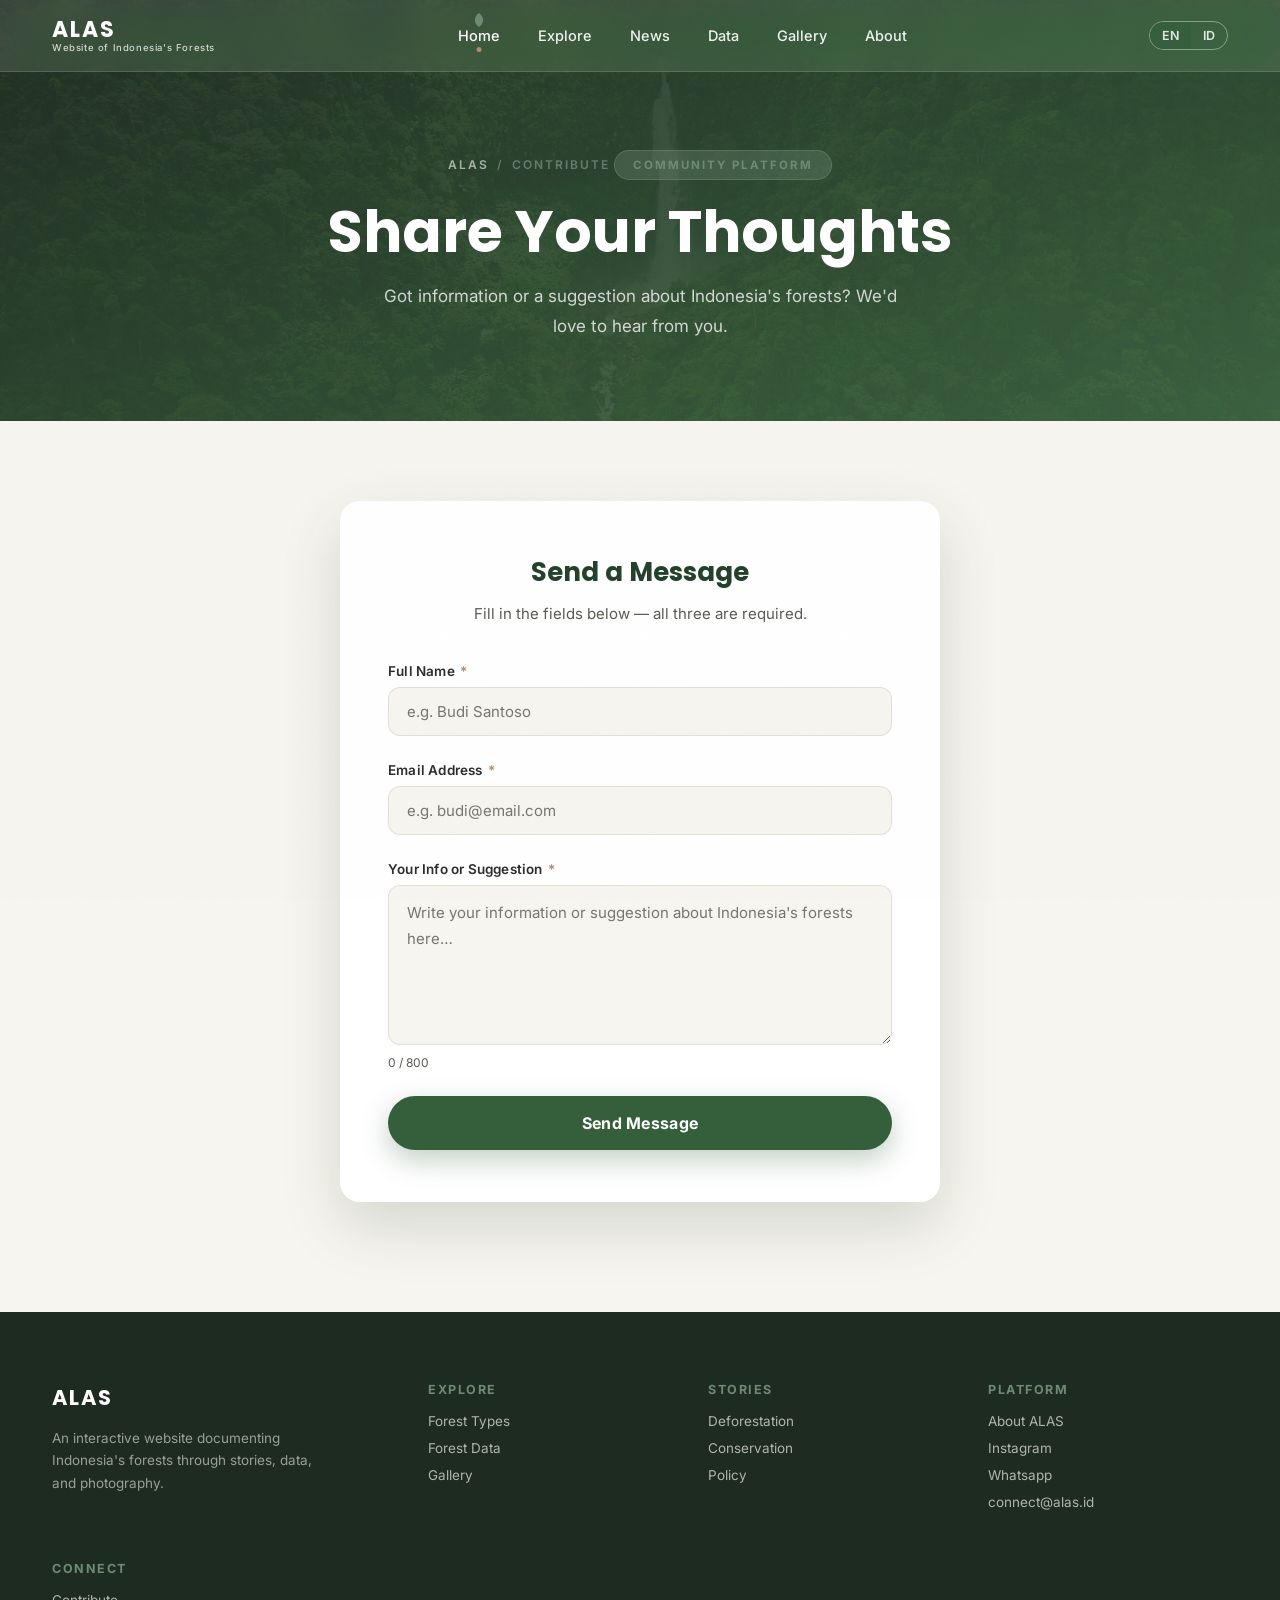
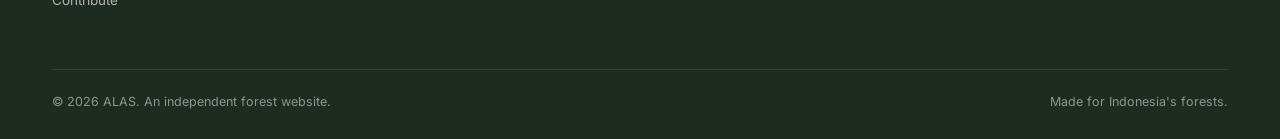
<file: form.html>
<!DOCTYPE html>
<html lang="en">
<head>
<meta charset="UTF-8"/>
<meta name="viewport" content="width=device-width,initial-scale=1.0"/>
<title>Contribute — ALAS</title>
<link rel="preconnect" href="https://fonts.googleapis.com">
<link href="https://fonts.googleapis.com/css2?family=Poppins:wght@300;400;500;600;700&family=Inter:wght@300;400;500;600&family=Lora:ital@1&display=swap" rel="stylesheet">
<link rel="stylesheet" href="styles.css">
<style>

.page-hero{
  padding:150px 0 80px;
  background:linear-gradient(160deg,#1E2B20 0%,#2d4a31 55%,#3d6642 100%);
  color:#fff;text-align:center;position:relative;overflow:hidden;
}
.page-hero::before{
  content:"";position:absolute;inset:0;
  background:url('src/cover.jpg')
    center/cover no-repeat;
  opacity:.08;
}
.page-hero .wrap{position:relative;z-index:1;}
.hero-crumb{
  display:inline-flex;align-items:center;gap:8px;
  font-size:12px;font-weight:600;letter-spacing:2px;text-transform:uppercase;
  color:rgba(255,255,255,0.6);margin-bottom:24px;
}
.hero-crumb a{color:rgba(255,255,255,0.6);transition:color .3s;}
.hero-crumb a:hover{color:#fff;}
.hero-crumb span{color:rgba(255,255,255,0.3);}
.hero-tag{
  display:inline-block;background:rgba(109,139,116,0.35);color:var(--sage);
  font-size:11.5px;font-weight:700;letter-spacing:2px;text-transform:uppercase;
  padding:7px 18px;border-radius:999px;border:1px solid rgba(109,139,116,0.5);
  margin-bottom:20px;
}
.page-hero h1{font-size:clamp(32px,5vw,58px);font-weight:700;margin:0 0 18px;line-height:1.1;}
.page-hero p{font-size:17px;line-height:1.75;color:rgba(255,255,255,0.78);max-width:520px;margin:0 auto;}

/* ── form section ── */
.form-section{padding:80px 0 110px;}
.form-center{max-width:600px;margin:0 auto;}

.form-card{
  background:var(--bg-raised);border-radius:var(--radius);
  box-shadow:var(--shadow-lg);padding:52px 48px;
}
@media(max-width:600px){.form-card{padding:32px 22px;}}

.form-card .fc-head{margin-bottom:36px;text-align:center;}
.form-card .fc-head h2{font-size:26px;font-weight:700;color:var(--forest-dark);margin:0 0 10px;}
.form-card .fc-head p{font-size:15px;color:var(--text-soft);margin:0;line-height:1.65;}

/* fields */
.field{margin-bottom:26px;}
.field label{
  display:block;font-size:13.5px;font-weight:600;color:var(--text);
  margin-bottom:8px;letter-spacing:.2px;
}
.field label .req{color:var(--earth);margin-left:2px;}
.field input,.field textarea{
  width:100%;border:1.5px solid var(--line);border-radius:var(--radius-sm);
  padding:14px 18px;font-family:'Inter',sans-serif;font-size:15px;
  color:var(--text);background:var(--bg);outline:none;
  transition:border-color .25s, box-shadow .25s, background .25s;
}
.field input:focus,.field textarea:focus{
  border-color:var(--forest);background:#fff;
  box-shadow:0 0 0 4px rgba(53,94,59,0.1);
}
.field input.error,.field textarea.error{
  border-color:#c94f4f;
  box-shadow:0 0 0 4px rgba(201,79,79,0.09);
}
.field textarea{resize:vertical;min-height:160px;line-height:1.7;}

.field-error{
  font-size:12.5px;color:#c94f4f;margin-top:6px;
  display:none;font-weight:500;
}
.field-error.show{display:block;}

/* char counter */
.msg-footer{display:flex;justify-content:space-between;align-items:center;margin-top:6px;}
.char-count{font-size:12px;color:var(--text-soft);}
.char-count.near{color:var(--earth);}

/* submit */
.submit-btn{
  width:100%;padding:17px 24px;border:none;border-radius:999px;
  background:var(--forest);color:#fff;font-size:16px;font-weight:700;
  letter-spacing:.3px;cursor:pointer;position:relative;overflow:hidden;
  transition:background .3s, transform .25s, box-shadow .3s;
  box-shadow:0 10px 28px rgba(53,94,59,0.3);
  display:flex;align-items:center;justify-content:center;gap:10px;
  margin-top:8px;
}
.submit-btn:hover:not(:disabled){
  background:var(--forest-dark);
  transform:translateY(-2px);
  box-shadow:0 16px 36px rgba(53,94,59,0.38);
}
.submit-btn:disabled{opacity:.6;cursor:not-allowed;}
.submit-btn .spinner{
  width:19px;height:19px;
  border:2.5px solid rgba(255,255,255,0.3);border-top-color:#fff;
  border-radius:50%;animation:spin .7s linear infinite;display:none;flex-shrink:0;
}
.submit-btn.loading .spinner{display:block;}
.submit-btn.loading .btn-text{display:none;}
@keyframes spin{to{transform:rotate(360deg);}}

/* ripple on btn */
.submit-btn .ripple{
  position:absolute;border-radius:50%;background:rgba(255,255,255,0.4);
  transform:scale(0);animation:rippleAnim .6s ease-out;pointer-events:none;
}
@keyframes rippleAnim{to{transform:scale(4);opacity:0;}}

/* ── SUCCESS OVERLAY ── */
.success-overlay{
  display:none;position:fixed;inset:0;z-index:2000;
  background:rgba(22,34,24,0.60);backdrop-filter:blur(12px);
  align-items:center;justify-content:center;padding:24px;
}
.success-overlay.show{display:flex;}

.success-modal{
  background:#fff;border-radius:28px;padding:56px 48px;text-align:center;
  max-width:480px;width:100%;position:relative;overflow:hidden;
  box-shadow:0 40px 80px rgba(0,0,0,0.22);
  animation:modalIn .5s cubic-bezier(.34,1.56,.64,1);
}
@keyframes modalIn{from{opacity:0;transform:scale(.86) translateY(24px);}to{opacity:1;transform:scale(1) translateY(0);}}
@media(max-width:520px){.success-modal{padding:40px 28px;}}

.success-check{
  width:88px;height:88px;border-radius:50%;
  background:linear-gradient(135deg,var(--sage),var(--forest));
  display:flex;align-items:center;justify-content:center;
  margin:0 auto 26px;
  animation:popIn .55s cubic-bezier(.34,1.56,.64,1) .05s both;
}
@keyframes popIn{from{transform:scale(0);opacity:0;}to{transform:scale(1);opacity:1;}}
.success-check svg{
  width:44px;height:44px;color:#fff;
  stroke-dasharray:55;stroke-dashoffset:55;
  animation:drawCheck .45s ease .5s forwards;
}
@keyframes drawCheck{to{stroke-dashoffset:0;}}

.success-modal h2{
  font-size:28px;font-weight:700;color:var(--forest-dark);margin:0 0 8px;
}
.success-tagline{
  font-family:'Lora',serif;font-size:18px;font-style:italic;
  color:var(--sage);margin:0 0 18px;
}
.success-modal > p{
  font-size:14.5px;line-height:1.75;color:var(--text-soft);
  margin:0 0 28px;
}
.success-actions{display:flex;gap:12px;justify-content:center;flex-wrap:wrap;}

/* confetti */
.confetti-wrap{position:absolute;inset:0;pointer-events:none;overflow:hidden;}
.cp{
  position:absolute;
  animation:fall linear both;
}
@keyframes fall{
  0%{opacity:1;transform:translateY(-10px) rotate(0deg);}
  100%{opacity:0;transform:translateY(105vh) rotate(600deg);}
}
</style>
</head>
<body class="lang-en">
<div class="grain"></div>

<!-- SUCCESS OVERLAY -->
<div class="success-overlay" id="successOverlay" role="dialog" aria-modal="true" aria-labelledby="successTitle">
  <div class="success-modal">
    <div class="confetti-wrap" id="confettiWrap"></div>

    <div class="success-check">
      <svg viewBox="0 0 24 24" fill="none" stroke="currentColor" stroke-width="2.6"
        stroke-linecap="round" stroke-linejoin="round">
        <polyline points="20 6 9 17 4 12"/>
      </svg>
    </div>

    <h2 id="successTitle">
      <span class="lang-en">Thank you!</span>
      <span class="lang-id">Terima kasih!</span>
    </h2>
    <p class="success-tagline">Terima kasih telah berkontribusi</p>
    <p>
      <span class="lang-en">Your message has been received. Our team will review it and get back to you within 3–5 business days.</span>
      <span class="lang-id">Pesan Anda telah diterima. Tim kami akan meninjaunya dan menghubungi Anda dalam 3–5 hari kerja.</span>
    </p>

    <div class="success-actions">
      <a href="index.html" class="btn btn-primary">
        <span class="lang-en">Back to ALAS</span>
        <span class="lang-id">Kembali ke ALAS</span>
      </a>
      <button class="btn" style="background:var(--bg);color:var(--forest);border:1.5px solid var(--line);"
        onclick="resetForm()">
        <span class="lang-en">Send Another</span>
        <span class="lang-id">Kirim Lagi</span>
      </button>
    </div>
  </div>
</div>

<!-- TOASTS -->
<div class="toast-wrap" id="toastWrap" aria-live="polite"></div>

<!-- NAV -->
<header class="nav" id="siteNav">
  <div class="wrap nav-inner">
    <a href="#home" class="nav-logo">
      <span class="mark">ALAS</span>
      <span class="sub lang-en">Website of Indonesia's Forests</span>
      <span class="sub lang-id">Website Hutan Indonesia</span>
    </a>
    <nav class="menu" id="mainMenu">
      <a href="index.html#home" class="nav-link active" data-sec="home"><span class="leaf-ind"></span><span class="lang-en">Home</span><span class="lang-id">Beranda</span></a>
      <a href="index.html#explore" class="nav-link" data-sec="explore"><span class="leaf-ind"></span><span class="lang-en">Explore</span><span class="lang-id">Jelajah</span></a>
      <a href="news.html" class="nav-link" data-sec="news"><span class="leaf-ind"></span><span class="lang-en">News</span><span class="lang-id">Berita</span></a>
      <a href="index.html#data" class="nav-link" data-sec="data"><span class="leaf-ind"></span><span class="lang-en">Data</span><span class="lang-id">Data</span></a>
      <a href="gallery.html" class="nav-link" data-sec="gallery"><span class="leaf-ind"></span><span class="lang-en">Gallery</span><span class="lang-id">Galeri</span></a>
      <a href="index.html#about" class="nav-link" data-sec="about"><span class="leaf-ind"></span><span class="lang-en">About</span><span class="lang-id">Tentang</span></a>
    </nav>
    <div class="nav-right">
      <div class="lang-switch" role="group" aria-label="Language switch">
        <button id="btnEn" class="on" onclick="setLang('en')">EN</button>
        <button id="btnId" onclick="setLang('id')">ID</button>
      </div>
      <button class="menu-toggle" id="menuToggle" aria-label="Open menu">☰</button>
    </div>
  </div>
</header>
<div class="breadcrumb-strip" id="breadcrumb"><span class="wrap"><b>ALAS</b> <span id="bcText"> / Home</span></span></div>

<!-- HERO -->
<div class="page-hero">
  <div class="wrap">
    <div class="hero-crumb">
      <a href="index.html">ALAS</a>
      <span>/</span>
      <span class="lang-en">Contribute</span>
      <span class="lang-id">Berkontribusi</span>
    </div>
    <div class="hero-tag lang-en">Community Platform</div>
    <div class="hero-tag lang-id">Platform Komunitas</div>
    <h1 class="lang-en">Share Your Thoughts</h1>
    <h1 class="lang-id">Bagikan Pendapat Anda</h1>
    <p class="lang-en">Got information or a suggestion about Indonesia's forests? We'd love to hear from you.</p>
    <p class="lang-id">Punya informasi atau saran tentang hutan Indonesia? Kami ingin mendengar dari Anda.</p>
  </div>
</div>

<!-- FORM -->
<section class="form-section">
  <div class="wrap">
    <div class="form-center">
      <div class="form-card reveal">

        <div class="fc-head">
          <h2 class="lang-en">Send a Message</h2>
          <h2 class="lang-id">Kirim Pesan</h2>
          <p class="lang-en">Fill in the fields below — all three are required.</p>
          <p class="lang-id">Isi kolom di bawah ini — ketiganya wajib diisi.</p>
        </div>

        <!-- NAME -->
        <div class="field">
          <label for="inputName">
            <span class="lang-en">Full Name</span>
            <span class="lang-id">Nama Lengkap</span>
            <span class="req">*</span>
          </label>
          <input
            type="text"
            id="inputName"
            autocomplete="name"
            maxlength="80"
            data-ph-en="e.g. Budi Santoso"
            data-ph-id="mis. Budi Santoso"
          >
          <div class="field-error" id="errName">
            <span class="lang-en">Please enter your name.</span>
            <span class="lang-id">Mohon masukkan nama Anda.</span>
          </div>
        </div>

        <!-- EMAIL -->
        <div class="field">
          <label for="inputEmail">
            <span class="lang-en">Email Address</span>
            <span class="lang-id">Alamat Email</span>
            <span class="req">*</span>
          </label>
          <input
            type="email"
            id="inputEmail"
            autocomplete="email"
            data-ph-en="e.g. budi@email.com"
            data-ph-id="mis. budi@email.com"
          >
          <div class="field-error" id="errEmail">
            <span class="lang-en">Please enter a valid email address.</span>
            <span class="lang-id">Mohon masukkan alamat email yang valid.</span>
          </div>
        </div>

        <!-- MESSAGE -->
        <div class="field">
          <label for="inputMessage">
            <span class="lang-en">Your Info or Suggestion</span>
            <span class="lang-id">Info atau Saran Anda</span>
            <span class="req">*</span>
          </label>
          <textarea
            id="inputMessage"
            maxlength="800"
            data-ph-en="Write your information or suggestion about Indonesia's forests here…"
            data-ph-id="Tulis informasi atau saran Anda tentang hutan Indonesia di sini…"
          ></textarea>
          <div class="msg-footer">
            <div class="field-error" id="errMessage" style="margin:0;">
              <span class="lang-en">Please write at least 10 characters.</span>
              <span class="lang-id">Mohon tulis minimal 10 karakter.</span>
            </div>
            <span class="char-count" id="charCount">0 / 800</span>
          </div>
        </div>

        <!-- SUBMIT -->
        <button class="submit-btn" id="submitBtn" onclick="handleSubmit(event)">
          <div class="spinner"></div>
          <span class="btn-text">
            <span class="lang-en">Send Message</span>
            <span class="lang-id">Kirim Pesan</span>
          </span>
        </button>

      </div><!-- /.form-card -->
    </div>
  </div>
</section>

<button class="back-to-top" id="backToTop" aria-label="Back to top">
  <svg width="20" height="20" viewBox="0 0 24 24" fill="none" stroke="currentColor" stroke-width="2.4">
    <polyline points="18 15 12 9 6 15"/>
  </svg>
</button>

<!-- FOOTER -->
<footer>
  <div class="wrap">
    <div class="footer-grid">
      <div>
        <div class="footer-logo">ALAS</div>
        <p class="lang-en">An interactive website documenting Indonesia's forests through stories, data, and photography.</p>
        <p class="lang-id">Website interaktif yang mendokumentasikan hutan Indonesia melalui kisah, data, dan fotografi.</p>
      </div>
      <div class="footer-col">
        <h6 class="lang-en">Explore</h6><h6 class="lang-id">Jelajah</h6>
        <a href="index.html#explore"><span class="lang-en">Forest Types</span><span class="lang-id">Jenis Hutan</span></a>
        <a href="index.html#data"><span class="lang-en">Forest Data</span><span class="lang-id">Data Hutan</span></a>
        <a href="gallery.html"><span class="lang-en">Gallery</span><span class="lang-id">Galeri</span></a>
      </div>
      <div class="footer-col">
        <h6 class="lang-en">Stories</h6><h6 class="lang-id">Kisah</h6>
        <a href="news.html"><span class="lang-en">Deforestation</span><span class="lang-id">Deforestasi</span></a>
        <a href="news.html"><span class="lang-en">Conservation</span><span class="lang-id">Konservasi</span></a>
        <a href="news.html"><span class="lang-en">Policy</span><span class="lang-id">Kebijakan</span></a>
      </div>
      <div class="footer-col">
        <h6 class="lang-en">Platform</h6><h6 class="lang-id">Platform</h6>
        <a href="index.html#about"><span class="lang-en">About ALAS</span><span class="lang-id">Tentang ALAS</span></a>
        <a href="https://www.instagram.com/marsyaafnii" target="_blank" rel="noopener noreferrer"><span class="lang-en">Instagram</span><span class="lang-id">Instagram</span></a>
        <a href="https://wa.me/6281296322560" target="_blank" rel="noopener noreferrer"><span class="lang-en">Whatsapp</span><span class="lang-id">Whatsapp</span></a>
        <a href="mailto:connect@alas.id">connect@alas.id</a>
      </div>
      <div class="footer-col">
        <h6 class="lang-en">Connect</h6><h6 class="lang-id">Terhubung</h6>
        <a href="form.html"><span class="lang-en">Contribute</span><span class="lang-id">Berkontribusi</span></a>
      </div>
    </div>
    <div class="footer-bottom">
      <span class="lang-en">© 2026 ALAS. An independent forest website.</span>
      <span class="lang-id">© 2026 ALAS. Website hutan independen.</span>
      <span class="lang-en">Made for Indonesia's forests.</span>
      <span class="lang-id">Dibuat untuk hutan Indonesia.</span>
    </div>
  </div>
</footer>
<script>
/* ── lang ── */
let currentLang = 'en';

function setLang(lang) {
  currentLang = lang;
  document.body.classList.remove('lang-en', 'lang-id');
  document.body.classList.add('lang-' + lang);
  document.getElementById('btnEn').classList.toggle('on', lang === 'en');
  document.getElementById('btnId').classList.toggle('on', lang === 'id');
  document.documentElement.lang = lang;
  updatePlaceholders();
}

function updatePlaceholders() {
  ['inputName', 'inputEmail', 'inputMessage'].forEach(id => {
    const el = document.getElementById(id);
    const key = 'ph' + currentLang.charAt(0).toUpperCase() + currentLang.slice(1);
    el.placeholder = el.dataset[key] || '';
  });
}

/* ── char counter ── */
const msgEl = document.getElementById('inputMessage');
const charCount = document.getElementById('charCount');
msgEl.addEventListener('input', () => {
  const n = msgEl.value.length;
  charCount.textContent = n + ' / 800';
  charCount.classList.toggle('near', n > 680);
  if (n >= 10) clearErr('inputMessage', 'errMessage');
});

/* ── live clear errors ── */
function clearErr(inputId, errId) {
  document.getElementById(inputId).classList.remove('error');
  document.getElementById(errId).classList.remove('show');
}
document.getElementById('inputName').addEventListener('input', () => clearErr('inputName', 'errName'));
document.getElementById('inputEmail').addEventListener('input', () => clearErr('inputEmail', 'errEmail'));

/* ── validate ── */
function validate() {
  let ok = true;

  const name = document.getElementById('inputName');
  const nameErr = document.getElementById('errName');
  if (name.value.trim().length < 2) {
    name.classList.add('error'); nameErr.classList.add('show'); ok = false;
  }

  const email = document.getElementById('inputEmail');
  const emailErr = document.getElementById('errEmail');
  if (!/^[^\s@]+@[^\s@]+\.[^\s@]+$/.test(email.value)) {
    email.classList.add('error'); emailErr.classList.add('show'); ok = false;
  }

  const msg = document.getElementById('inputMessage');
  const msgErr = document.getElementById('errMessage');
  if (msg.value.trim().length < 10) {
    msg.classList.add('error'); msgErr.classList.add('show'); ok = false;
  }

  return ok;
}

/* ── submit ── */
function handleSubmit(e) {
  // ripple
  const btn = document.getElementById('submitBtn');
  const rect = btn.getBoundingClientRect();
  const rip = document.createElement('span');
  rip.className = 'ripple';
  const s = Math.max(rect.width, rect.height);
  rip.style.cssText = `width:${s}px;height:${s}px;left:${e.clientX - rect.left - s/2}px;top:${e.clientY - rect.top - s/2}px;`;
  btn.appendChild(rip);
  setTimeout(() => rip.remove(), 650);

  if (!validate()) {
    const firstErr = document.querySelector('input.error, textarea.error');
    if (firstErr) firstErr.scrollIntoView({ behavior: 'smooth', block: 'center' });
    return;
  }

  btn.classList.add('loading');
  btn.disabled = true;

  setTimeout(() => {
    btn.classList.remove('loading');
    showSuccess();
  }, 1600);
}

/* ── success ── */
function showSuccess() {
  document.getElementById('successOverlay').classList.add('show');
  spawnConfetti();
}

function resetForm() {
  document.getElementById('successOverlay').classList.remove('show');
  ['inputName', 'inputEmail', 'inputMessage'].forEach(id => {
    const el = document.getElementById(id);
    el.value = '';
    el.classList.remove('error');
  });
  ['errName', 'errEmail', 'errMessage'].forEach(id =>
    document.getElementById(id).classList.remove('show')
  );
  charCount.textContent = '0 / 800';
  const btn = document.getElementById('submitBtn');
  btn.disabled = false;
  window.scrollTo({ top: 0, behavior: 'smooth' });
}

/* ── confetti ── */
const COLORS = ['#355E3B','#6D8B74','#B08968','#d4c5a9','#22402A','#F7F5EF'];
function spawnConfetti() {
  const wrap = document.getElementById('confettiWrap');
  wrap.innerHTML = '';
  for (let i = 0; i < 48; i++) {
    const el = document.createElement('div');
    el.className = 'cp';
    const size = 6 + Math.random() * 7;
    el.style.cssText = `
      left:${Math.random() * 100}%;
      width:${size}px; height:${size}px;
      background:${COLORS[Math.floor(Math.random() * COLORS.length)]};
      border-radius:${Math.random() > .5 ? '50%' : '3px'};
      animation-duration:${2.2 + Math.random() * 2}s;
      animation-delay:${Math.random() * .6}s;
    `;
    wrap.appendChild(el);
  }
}

/* ── nav ── */
const nav = document.getElementById('siteNav');
const backBtn = document.getElementById('backToTop');
window.addEventListener('scroll', () => {
  nav.classList.toggle('solid', window.scrollY > 10);
  backBtn.classList.toggle('show', window.scrollY > 400);
  document.querySelectorAll('.reveal:not(.in)').forEach(el => {
    if (el.getBoundingClientRect().top < window.innerHeight * .88) el.classList.add('in');
  });
}, { passive: true });
backBtn.addEventListener('click', () => window.scrollTo({ top: 0, behavior: 'smooth' }));

document.getElementById('menuToggle').addEventListener('click', () => {
  const m = document.getElementById('mainMenu');
  const open = m.style.display === 'flex';
  m.style.cssText = open ? '' :
    'display:flex;position:fixed;top:64px;left:0;right:0;flex-direction:column;background:rgba(247,245,239,0.98);padding:14px 24px;gap:4px;box-shadow:0 14px 30px rgba(0,0,0,0.1);z-index:999;';
});

window.addEventListener('keydown', e => {
  if (e.key === 'Escape') document.getElementById('successOverlay').classList.remove('show');
});

window.addEventListener('load', () => {
  updatePlaceholders();
  document.querySelectorAll('.reveal').forEach(el => {
    if (el.getBoundingClientRect().top < window.innerHeight * .88) el.classList.add('in');
  });
});
</script>
</body>
</html>
</file>
<file: styles.css>
:root{
    --bg:#F7F5EF;
    --bg-raised:#FFFFFF;
    --forest:#355E3B;
    --forest-dark:#22402A;
    --sage:#6D8B74;
    --earth:#B08968;
    --text:#2B2B2B;
    --text-soft:#5A5A52;
    --line:rgba(43,43,43,0.10);
    --shadow: 0 10px 30px rgba(43,55,43,0.10);
    --shadow-lg: 0 24px 60px rgba(34,64,42,0.16);
    --radius: 20px;
    --radius-sm: 12px;
    --maxw: 1240px;
    --speed: .5s;
  }
  *{box-sizing:border-box;}
  html{scroll-behavior:smooth;}
  body{
    margin:0;
    background:var(--bg);
    color:var(--text);
    font-family:'Inter',sans-serif;
    -webkit-font-smoothing:antialiased;
    overflow-x:hidden;
  }
  h1,h2,h3,h4,.font-display{font-family:'Poppins',sans-serif;}
  img{max-width:100%;display:block;}
  a{color:inherit;text-decoration:none;}
  button{font-family:inherit;cursor:pointer;}
  ::selection{background:var(--sage);color:#fff;}

  /* language toggle visibility */
  body.lang-en .lang-id{display:none !important;}
  body.lang-id .lang-en{display:none !important;}

  .wrap{max-width:var(--maxw);margin:0 auto;padding:0 32px;}

  /* focus states for accessibility */
  a:focus-visible, button:focus-visible, input:focus-visible{
    outline:3px solid var(--earth);
    outline-offset:3px;
    border-radius:6px;
  }

  /* ---------- canopy divider signature element ---------- */
  .canopy-divider{width:100%;height:46px;display:block;color:var(--forest);opacity:.55;}

  /* ---------- NAVBAR ---------- */
  header.nav{
    position:fixed;top:0;left:0;right:0;z-index:1000;
    padding:18px 0;
    transition:background var(--speed) ease, box-shadow var(--speed) ease, padding var(--speed) ease, backdrop-filter var(--speed) ease;
    background:rgba(247,245,239,0.12);
    backdrop-filter:blur(14px) saturate(160%);
    -webkit-backdrop-filter:blur(14px) saturate(160%);
    border-bottom:1px solid rgba(255,255,255,0.14);
  }
  header.nav.solid{
    background:rgba(247,245,239,0.92);
    box-shadow:0 6px 24px rgba(43,43,43,0.07);
    padding:12px 0;
    border-bottom:1px solid var(--line);
  }
  .nav-inner{display:flex;align-items:center;justify-content:space-between;gap:24px;}
  .nav-logo{display:flex;flex-direction:column;line-height:1;}
  .nav-logo .mark{font-family:'Poppins';font-weight:700;font-size:22px;letter-spacing:2px;color:var(--forest);transition:color var(--speed);}
  header.nav:not(.solid) .nav-logo .mark{color:#fff;}
  .nav-logo .sub{font-size:9.5px;letter-spacing:.6px;color:var(--text-soft);margin-top:2px;font-weight:500;}
  header.nav:not(.solid) .nav-logo .sub{color:rgba(255,255,255,0.78);}

  nav.menu{display:flex;align-items:center;gap:6px;}
  nav.menu a{
    position:relative;
    padding:9px 16px;
    font-size:14.5px;font-weight:500;
    color:var(--text);
    border-radius:999px;
    transition:color var(--speed), background var(--speed);
  }
  header.nav:not(.solid) nav.menu a{color:rgba(255,255,255,0.92);}
  nav.menu a:hover{background:rgba(53,94,59,0.08);}
  header.nav:not(.solid) nav.menu a:hover{background:rgba(255,255,255,0.14);}
  nav.menu a.active{color:var(--forest);}
  header.nav:not(.solid) nav.menu a.active{color:#fff;}
  nav.menu a.active::after{
    content:"";position:absolute;left:50%;bottom:1px;transform:translateX(-50%);
    width:5px;height:5px;border-radius:50%;background:var(--earth);
  }
  /* leaf-shaped active indicator (signature touch) */
  nav.menu a .leaf-ind{
    position:absolute;left:50%;top:-3px;transform:translateX(-50%) scale(0);
    width:10px;height:10px;background:var(--sage);
    border-radius:0 70% 0 70%;transition:transform .35s cubic-bezier(.34,1.56,.64,1);
  }
  nav.menu a.active .leaf-ind{transform:translateX(-50%) scale(1) rotate(45deg);}

  .nav-right{display:flex;align-items:center;gap:14px;}
  .lang-switch{
    display:flex;align-items:center;gap:0;
    border:1.5px solid rgba(43,43,43,0.18);
    border-radius:999px;overflow:hidden;
  }
  header.nav:not(.solid) .lang-switch{border-color:rgba(255,255,255,0.4);}
  .lang-switch button{
    border:none;background:transparent;padding:6px 12px;font-size:12.5px;font-weight:600;
    color:var(--text-soft);transition:background var(--speed), color var(--speed);
  }
  header.nav:not(.solid) .lang-switch button{color:rgba(255,255,255,0.85);}
  .lang-switch button.on{background:var(--forest);color:#fff;}
  .menu-toggle{display:none;background:none;border:none;color:var(--text);font-size:22px;}
  header.nav:not(.solid) .menu-toggle{color:#fff;}

  /* breadcrumb strip (memory-load reducer) */
  .breadcrumb-strip{
    position:fixed;top:64px;left:0;right:0;z-index:999;
    text-align:center;font-size:11.5px;color:var(--text-soft);
    background:rgba(247,245,239,0.85);backdrop-filter:blur(8px);
    padding:6px 0;letter-spacing:.4px;
    opacity:0;transform:translateY(-6px);pointer-events:none;
    transition:opacity .35s,transform .35s;
    border-bottom:1px solid var(--line);
  }
  .breadcrumb-strip.show{opacity:1;transform:translateY(0);}
  .breadcrumb-strip b{color:var(--forest);}

  /* ---------- HERO ---------- */
  .hero{
    position:relative;height:100vh;min-height:640px;
    display:flex;align-items:center;justify-content:center;text-align:center;
    color:#fff;overflow:hidden;
  }
  .hero-bg{
    position:absolute;inset:0;background-size:cover;background-position:center;
    background-image:linear-gradient(180deg, rgba(20,30,22,0.35) 0%, rgba(16,26,18,0.55) 55%, rgba(12,20,14,0.88) 100%), url('src/cover.jpg');
    transform:scale(1.08);
    animation:heroZoom 18s ease-in-out infinite alternate;
  }
  @keyframes heroZoom{from{transform:scale(1.08);}to{transform:scale(1.16);}}
  .hero-content{position:relative;z-index:2;max-width:780px;padding:0 24px;}
  .hero-eyebrow{
    display:inline-flex;align-items:center;gap:8px;
    font-size:13px;letter-spacing:3px;text-transform:uppercase;
    color:rgba(255,255,255,0.85);margin-bottom:22px;
    opacity:0;animation:fadeUp .9s ease forwards .15s;
  }
  .hero-eyebrow .dot{width:6px;height:6px;border-radius:50%;background:var(--sage);}
  .hero h1.mark-big{
    font-size:clamp(40px,7vw,76px);font-weight:700;letter-spacing:6px;
    margin:0 0 6px;opacity:0;animation:fadeUp .9s ease forwards .3s;
  }
  .hero .mark-sub{
    font-size:clamp(13px,1.6vw,16px);font-weight:400;color:rgba(255,255,255,0.82);
    letter-spacing:.5px;margin-bottom:34px;
    opacity:0;animation:fadeUp .9s ease forwards .45s;
  }
  .hero h2.headline{
    font-size:clamp(24px,3.6vw,40px);font-weight:600;line-height:1.25;margin:0 0 18px;
    opacity:0;animation:fadeUp .9s ease forwards .6s;
  }
  .hero p.sub{
    font-size:16px;line-height:1.7;color:rgba(255,255,255,0.86);max-width:560px;margin:0 auto 38px;
    opacity:0;animation:fadeUp .9s ease forwards .75s;
  }
  .hero-cta{display:flex;gap:16px;justify-content:center;flex-wrap:wrap;opacity:0;animation:fadeUp .9s ease forwards .9s;}
  @keyframes fadeUp{from{opacity:0;transform:translateY(18px);}to{opacity:1;transform:translateY(0);}}

  .btn{
    position:relative;overflow:hidden;
    padding:14px 30px;border-radius:999px;border:none;font-size:14.5px;font-weight:600;
    letter-spacing:.3px;transition:transform .3s ease, box-shadow .3s ease, background .3s ease;
    display:inline-flex;align-items:center;gap:8px;
  }
  .btn-primary{background:var(--forest);color:#fff;box-shadow:0 10px 26px rgba(53,94,59,0.35);}
  .btn-primary:hover{transform:translateY(-2px);box-shadow:0 14px 32px rgba(53,94,59,0.45);background:var(--forest-dark);}
  .btn-ghost{background:rgba(255,255,255,0.12);color:#fff;border:1.5px solid rgba(255,255,255,0.55);backdrop-filter:blur(6px);}
  .btn-ghost:hover{background:rgba(255,255,255,0.22);transform:translateY(-2px);}
  .btn-earth{background:var(--earth);color:#fff;}
  .btn-earth:hover{transform:translateY(-2px);background:#9c7656;}
  /* ripple */
  .btn .ripple{
    position:absolute;border-radius:50%;background:rgba(255,255,255,0.55);
    transform:scale(0);animation:rippleAnim .6s ease-out;pointer-events:none;
  }
  @keyframes rippleAnim{to{transform:scale(3.2);opacity:0;}}

  .scroll-cue{
    position:absolute;bottom:30px;left:50%;transform:translateX(-50%);z-index:2;
    width:26px;height:42px;border:2px solid rgba(255,255,255,0.6);border-radius:14px;
  }
  .scroll-cue::before{
    content:"";position:absolute;top:7px;left:50%;transform:translateX(-50%);
    width:4px;height:8px;background:#fff;border-radius:3px;
    animation:scrollDot 1.8s ease infinite;
  }
  @keyframes scrollDot{0%{opacity:1;top:7px;}70%{opacity:0;top:20px;}100%{opacity:0;top:7px;}}

  /* ---------- SECTION shared ---------- */
  section{padding:110px 0;position:relative;}
  .section-head{max-width:680px;margin:0 0 56px;}
  .eyebrow{
    font-size:12.5px;letter-spacing:3px;text-transform:uppercase;color:var(--sage);
    font-weight:600;margin-bottom:14px;display:block;
  }
  .section-head h2{font-size:clamp(28px,4vw,42px);font-weight:600;margin:0 0 16px;line-height:1.15;color:var(--forest-dark);}
  .section-head p{font-size:16px;line-height:1.75;color:var(--text-soft);margin:0;}

  .reveal{opacity:0;transform:translateY(28px);transition:opacity .8s ease, transform .8s ease;}
  .reveal.in{opacity:1;transform:translateY(0);}

  /* ---------- EXPLORE ---------- */
  .explore-grid{display:grid;grid-template-columns:repeat(2,1fr);gap:28px;}
  .forest-card{
    position:relative;border-radius:var(--radius);overflow:hidden;height:380px;
    box-shadow:var(--shadow);transition:transform .5s ease, box-shadow .5s ease;
    cursor:pointer;
  }
  .forest-card:hover{transform:translateY(-8px);box-shadow:var(--shadow-lg);}
  .forest-card img{position:absolute;inset:0;width:100%;height:100%;object-fit:cover;transition:transform .8s ease;}
  .forest-card:hover img{transform:scale(1.08);}
  .forest-card::after{
    content:"";position:absolute;inset:0;
    background:linear-gradient(180deg, rgba(20,30,22,0) 30%, rgba(15,22,16,0.88) 100%);
  }
  .forest-card-content{position:absolute;left:0;right:0;bottom:0;padding:28px;z-index:2;color:#fff;}
  .forest-card-content .tag{font-size:11.5px;letter-spacing:2px;text-transform:uppercase;color:var(--sage);font-weight:600;}
  .forest-card-content h3{font-size:23px;font-weight:600;margin:8px 0 10px;}
  .forest-card-content p{font-size:14px;line-height:1.6;color:rgba(255,255,255,0.85);margin:0 0 18px;max-width:420px;}
  .read-story{
    display:inline-flex;align-items:center;gap:8px;font-size:13.5px;font-weight:600;color:#fff;
    border-bottom:1.5px solid var(--sage);padding-bottom:3px;transition:gap .3s,color .3s;
  }
  .read-story:hover{gap:13px;color:var(--sage);}

  /* ---------- NEWS ---------- */
  .news-toolbar{display:flex;flex-wrap:wrap;gap:18px;align-items:center;justify-content:space-between;margin-bottom:34px;}
  .search-bar{
    flex:1;min-width:240px;max-width:380px;display:flex;align-items:center;gap:10px;
    background:var(--bg-raised);border:1.5px solid var(--line);border-radius:999px;padding:11px 18px;
    box-shadow:0 2px 10px rgba(43,43,43,0.04);transition:border-color .3s, box-shadow .3s;
  }
  .search-bar:focus-within{border-color:var(--sage);box-shadow:0 0 0 4px rgba(109,139,116,0.15);}
  .search-bar input{border:none;outline:none;flex:1;font-size:14px;font-family:inherit;background:transparent;color:var(--text);}
  .search-bar svg{flex-shrink:0;color:var(--text-soft);}
  .filter-chips{display:flex;flex-wrap:wrap;gap:10px;}
  .chip{
    padding:9px 18px;border-radius:999px;border:1.5px solid var(--line);background:var(--bg-raised);
    font-size:13px;font-weight:500;color:var(--text-soft);transition:all .3s;
  }
  .chip:hover{border-color:var(--sage);color:var(--forest);}
  .chip.active{background:var(--forest);border-color:var(--forest);color:#fff;}
  .search-status{font-size:13px;color:var(--text-soft);margin-bottom:22px;min-height:18px;}
  .search-status b{color:var(--forest);}
  .search-status .clear-link{margin-left:10px;color:var(--earth);font-weight:600;text-decoration:underline;cursor:pointer;}

  .featured-article{
    display:grid;grid-template-columns:1.1fr 1fr;gap:0;border-radius:var(--radius);overflow:hidden;
    background:var(--bg-raised);box-shadow:var(--shadow);margin-bottom:44px;
  }
  .featured-article .fa-img{position:relative;height:100%;min-height:340px;}
  .featured-article .fa-img img{width:100%;height:100%;object-fit:cover;}
  .fa-badge{
    position:absolute;top:20px;left:20px;background:var(--earth);color:#fff;font-size:11px;
    font-weight:700;letter-spacing:1px;text-transform:uppercase;padding:6px 14px;border-radius:999px;
  }
  .fa-body{padding:42px;display:flex;flex-direction:column;justify-content:center;}
  .fa-cat{font-size:12px;font-weight:600;letter-spacing:1.5px;text-transform:uppercase;color:var(--sage);margin-bottom:12px;}
  .fa-body h3{font-size:28px;font-weight:600;line-height:1.3;margin:0 0 16px;color:var(--forest-dark);}
  .fa-body p{font-size:15px;line-height:1.75;color:var(--text-soft);margin:0 0 22px;}
  .fa-meta{font-size:12.5px;color:var(--text-soft);margin-bottom:22px;}

  .news-grid{display:grid;grid-template-columns:repeat(3,1fr);gap:28px;}
  .news-card{
    background:var(--bg-raised);border-radius:var(--radius-sm);overflow:hidden;box-shadow:var(--shadow);
    transition:transform .4s ease, box-shadow .4s ease;display:flex;flex-direction:column;
  }
  .news-card:hover{transform:translateY(-6px);box-shadow:var(--shadow-lg);}
  .nc-img{position:relative;height:190px;overflow:hidden;}
  .nc-img img{width:100%;height:100%;object-fit:cover;transition:transform .6s;}
  .news-card:hover .nc-img img{transform:scale(1.06);}
  .bookmark-btn{
    position:absolute;top:14px;right:14px;width:36px;height:36px;border-radius:50%;
    background:rgba(255,255,255,0.92);border:none;display:flex;align-items:center;justify-content:center;
    box-shadow:0 4px 10px rgba(0,0,0,0.15);transition:transform .25s;
  }
  .bookmark-btn:hover{transform:scale(1.1);}
  .bookmark-btn svg{width:16px;height:16px;color:var(--forest);transition:fill .3s, transform .35s;}
  .bookmark-btn.saved svg{fill:var(--earth);color:var(--earth);animation:bookmarkPop .4s ease;}
  @keyframes bookmarkPop{0%{transform:scale(1);}40%{transform:scale(1.4) rotate(-8deg);}100%{transform:scale(1);}}
  .nc-body{padding:22px;display:flex;flex-direction:column;flex:1;}
  .nc-cat{font-size:11px;font-weight:700;letter-spacing:1.3px;text-transform:uppercase;color:var(--earth);margin-bottom:10px;}
  .nc-body h4{font-size:16.5px;font-weight:600;line-height:1.4;margin:0 0 10px;color:var(--text);}
  .nc-body p{font-size:13.5px;line-height:1.65;color:var(--text-soft);margin:0 0 16px;flex:1;}
  .nc-meta{font-size:11.5px;color:var(--text-soft);border-top:1px solid var(--line);padding-top:12px;}
  .news-empty{display:none;text-align:center;padding:60px 20px;color:var(--text-soft);}
  .news-empty.show{display:block;}
  .news-link{
    text-decoration:none;
    color:inherit;
    display:block;
    cursor:pointer;
  }
  .skeleton-grid{display:grid;grid-template-columns:repeat(3,1fr);gap:28px;}
  .skel-card{border-radius:var(--radius-sm);overflow:hidden;background:var(--bg-raised);box-shadow:var(--shadow);}
  .skel-img{height:190px;background:linear-gradient(90deg,#ECE9DF 25%,#F4F2EA 37%,#ECE9DF 63%);background-size:400% 100%;animation:shimmer 1.4s infinite;}
  .skel-line{height:12px;margin:18px 22px;border-radius:6px;background:linear-gradient(90deg,#ECE9DF 25%,#F4F2EA 37%,#ECE9DF 63%);background-size:400% 100%;animation:shimmer 1.4s infinite;}
  .skel-line.short{width:50%;}
  @keyframes shimmer{0%{background-position:100% 0;}100%{background-position:0 0;}}

  /* ---------- DATA DASHBOARD ---------- */
  .data-grid{display:grid;grid-template-columns:repeat(4,1fr);gap:24px;}
  .data-card{
    background:var(--bg-raised);border-radius:var(--radius);padding:30px 26px;box-shadow:var(--shadow);
    border-top:4px solid var(--sage);transition:transform .4s;
  }
  .data-card:hover{transform:translateY(-5px);}
  .data-card .dc-label{font-size:12.5px;font-weight:600;letter-spacing:1px;text-transform:uppercase;color:var(--text-soft);margin-bottom:14px;}
  .data-card .dc-value{font-size:38px;font-weight:700;color:var(--forest-dark);font-family:'Poppins';margin-bottom:6px;}
  .data-card .dc-unit{font-size:13px;color:var(--text-soft);margin-bottom:18px;}
  .progress-track{height:8px;border-radius:999px;background:rgba(53,94,59,0.12);overflow:hidden;}
  .progress-fill{height:100%;width:0%;border-radius:999px;background:linear-gradient(90deg,var(--sage),var(--forest));transition:width 1.4s cubic-bezier(.22,.61,.36,1);}
  .data-card.warn{border-top-color:var(--earth);}
  .data-card.warn .progress-fill{background:linear-gradient(90deg,var(--earth),#8a5a3a);}

  /* ---------- BEFORE / AFTER ---------- */
  .ba-wrap{
    position:relative;max-width:920px;margin:0 auto;border-radius:var(--radius);overflow:hidden;
    box-shadow:var(--shadow-lg);aspect-ratio:16/9;user-select:none;
  }
  .ba-wrap img{position:absolute;inset:0;width:100%;height:100%;object-fit:cover;pointer-events:none;}
  .ba-after{position:absolute;inset:0;width:100%;height:100%;overflow:hidden;clip-path:inset(0 50% 0 0);}
  .ba-after img{width:100%;height:100%;object-fit:cover;}
  .ba-label{position:absolute;top:18px;font-size:12px;font-weight:700;letter-spacing:1.5px;text-transform:uppercase;color:#fff;background:rgba(0,0,0,0.45);padding:6px 14px;border-radius:999px;z-index:3;}
  .ba-label.before{left:18px;}
  .ba-label.after{right:18px;}
  .ba-handle{
    position:absolute;top:0;bottom:0;left:50%;width:4px;background:#fff;transform:translateX(-50%);
    cursor:ew-resize;z-index:4;box-shadow:0 0 12px rgba(0,0,0,0.3);
  }
  .ba-handle .knob{
    position:absolute;top:50%;left:50%;transform:translate(-50%,-50%);
    width:48px;height:48px;border-radius:50%;background:#fff;display:flex;align-items:center;justify-content:center;
    box-shadow:0 6px 18px rgba(0,0,0,0.25);gap:4px;
  }
  .ba-handle .knob svg{width:14px;height:14px;color:var(--forest);}
  .ba-caption{text-align:center;font-size:13px;color:var(--text-soft);margin-top:18px;}

  /* ---------- GALLERY ---------- */
  .masonry{column-count:3;column-gap:22px;}
  .masonry-item{
    position:relative;break-inside:avoid;margin-bottom:22px;border-radius:var(--radius-sm);overflow:hidden;
    box-shadow:var(--shadow);cursor:pointer;
  }
  .masonry-item img{width:100%;display:block;transition:transform .6s ease;}
  .masonry-item:hover img{transform:scale(1.07);}
  .m-overlay{
    position:absolute;inset:0;background:linear-gradient(180deg,rgba(15,22,16,0) 40%,rgba(12,18,13,0.92) 100%);
    opacity:0;transition:opacity .4s ease;display:flex;align-items:flex-end;padding:20px;
  }
  .masonry-item:hover .m-overlay{opacity:1;}
  .m-overlay .m-info{color:#fff;transform:translateY(10px);transition:transform .4s ease;}
  .masonry-item:hover .m-overlay .m-info{transform:translateY(0);}
  .m-info .m-loc{font-size:11px;letter-spacing:1.5px;text-transform:uppercase;color:var(--sage);font-weight:700;margin-bottom:6px;}
  .m-info h5{font-size:15px;font-weight:600;margin:0 0 4px;}
  .m-info p{font-size:12px;color:rgba(255,255,255,0.8);margin:0;}

  /* ---------- ABOUT ---------- */
  .about-section{background:var(--forest-dark);color:#fff;border-radius:0;}
  .about-grid{display:grid;grid-template-columns:1fr 1fr;gap:60px;align-items:center;}
  .about-grid img{border-radius:var(--radius);box-shadow:var(--shadow-lg);}
  .about-text .eyebrow{color:var(--sage);}
  .about-text h2{color:#fff;font-size:clamp(26px,3.6vw,38px);font-weight:600;margin:0 0 22px;}
  .about-text p{font-size:15.5px;line-height:1.85;color:rgba(255,255,255,0.82);margin:0 0 18px;}
  .about-stats{display:flex;gap:40px;margin-top:30px;flex-wrap:wrap;}
  .about-stats div b{display:block;font-family:'Poppins';font-size:26px;font-weight:700;color:var(--sage);}
  .about-stats div span{font-size:12.5px;color:rgba(255,255,255,0.65);letter-spacing:.5px;}

  /* ---------- TOAST ---------- */
  .toast-wrap{position:fixed;bottom:30px;left:50%;transform:translateX(-50%);z-index:3000;display:flex;flex-direction:column;gap:10px;align-items:center;}
  .toast{
    background:var(--forest-dark);color:#fff;padding:13px 24px;border-radius:999px;font-size:13.5px;font-weight:500;
    box-shadow:0 12px 30px rgba(0,0,0,0.25);display:flex;align-items:center;gap:10px;
    animation:toastIn .35s ease, toastOut .35s ease 2.4s forwards;
  }
  .toast svg{width:16px;height:16px;color:var(--sage);flex-shrink:0;}
  @keyframes toastIn{from{opacity:0;transform:translateY(16px);}to{opacity:1;transform:translateY(0);}}
  @keyframes toastOut{to{opacity:0;transform:translateY(-10px);}}

  /* ---------- BACK TO TOP ---------- */
  .back-to-top{
    position:fixed;bottom:30px;right:30px;width:50px;height:50px;border-radius:50%;
    background:var(--forest);color:#fff;border:none;display:flex;align-items:center;justify-content:center;
    box-shadow:0 10px 24px rgba(53,94,59,0.35);opacity:0;pointer-events:none;transform:translateY(10px);
    transition:opacity .35s, transform .35s, background .3s;z-index:900;
  }
  .back-to-top.show{opacity:1;pointer-events:auto;transform:translateY(0);}
  .back-to-top:hover{background:var(--forest-dark);}

  .news-toolbar,
  .search-status{
    display:none !important;
  }
  /* ---------- FOOTER ---------- */
  footer{background:#1E2B20;color:rgba(255,255,255,0.75);padding:70px 0 30px;}
  .footer-grid{display:grid;grid-template-columns:1.4fr 1fr 1fr 1fr;gap:40px;margin-bottom:50px;}
  .footer-logo{font-family:'Poppins';font-weight:700;font-size:21px;color:#fff;letter-spacing:2px;margin-bottom:10px;}
  .footer-grid p{font-size:13.5px;line-height:1.7;color:rgba(255,255,255,0.55);max-width:280px;}
  .footer-col h6{font-size:12.5px;letter-spacing:1.5px;text-transform:uppercase;color:var(--sage);margin:0 0 16px;}
  .footer-col a{display:block;font-size:13.5px;color:rgba(255,255,255,0.65);margin-bottom:11px;transition:color .3s;}
  .footer-col a:hover{color:#fff;}
  .footer-bottom{border-top:1px solid rgba(255,255,255,0.1);padding-top:24px;display:flex;justify-content:space-between;flex-wrap:wrap;gap:10px;font-size:12.5px;color:rgba(255,255,255,0.5);}

  /* utility */
  .grain{position:fixed;inset:0;pointer-events:none;z-index:5000;opacity:.025;background-image:url("data:image/svg+xml,%3Csvg xmlns='http://www.w3.org/2000/svg' width='100' height='100'%3E%3Cfilter id='n'%3E%3CfeTurbulence type='fractalNoise' baseFrequency='0.9'/%3E%3C/filter%3E%3Crect width='100%25' height='100%25' filter='url(%23n)'/%3E%3C/svg%3E");}

  @media(max-width:980px){
    .explore-grid{grid-template-columns:1fr;}
    .news-grid{grid-template-columns:repeat(2,1fr);}
    .data-grid{grid-template-columns:repeat(2,1fr);}
    .featured-article{grid-template-columns:1fr;}
    .about-grid{grid-template-columns:1fr;gap:34px;}
    .footer-grid{grid-template-columns:1fr 1fr;}
    .masonry{column-count:2;}
  }
  @media(max-width:700px){
    nav.menu, .menu-toggle-spacer{display:none;}
    .menu-toggle{display:block;}
    .nav-right{gap:10px;}
    .news-grid{grid-template-columns:1fr;}
    .skeleton-grid{grid-template-columns:1fr;}
    .data-grid{grid-template-columns:1fr 1fr;}
    section{padding:74px 0;}
    .wrap{padding:0 20px;}
    .masonry{column-count:1;}
    .footer-grid{grid-template-columns:1fr;}
    .about-stats{gap:28px;}
  }

  @media (prefers-reduced-motion: reduce){
    *{animation-duration:0.01ms !important; animation-iteration-count:1 !important; transition-duration:0.01ms !important; scroll-behavior:auto !important;}
  }
</file>
